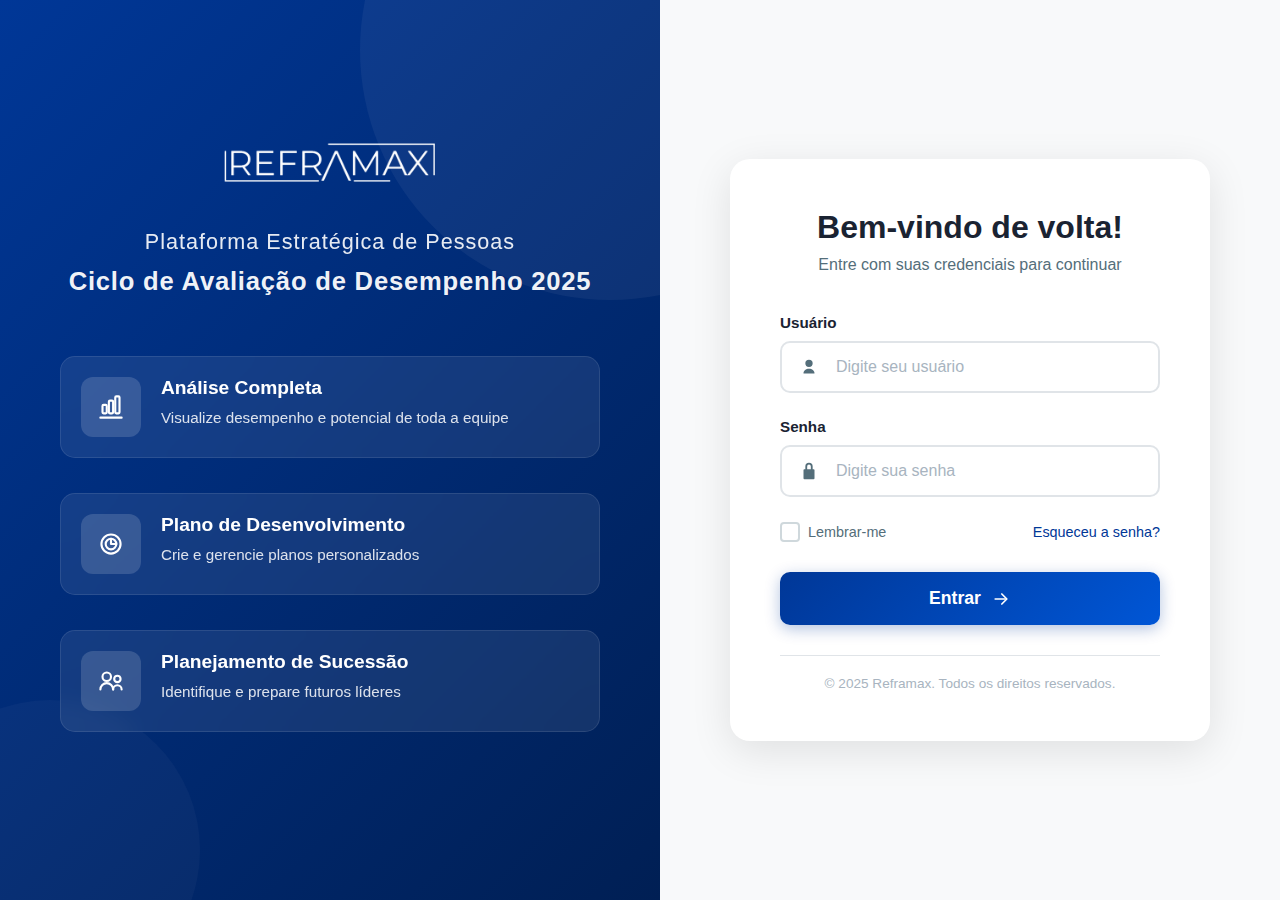
<file: index.html>
<!DOCTYPE html>
<html lang="pt-BR">
<head>
    <meta charset="UTF-8">
    <meta name="viewport" content="width=device-width, initial-scale=1.0">
    <title>Login - NineBox Reframax</title>
    <link rel="stylesheet" href="login.css">
</head>
<body>
    <div class="login-container">
        <div class="login-left">
            <div class="brand-section">
                <img src="REFRAMAX_.jpeg" alt="Reframax Logo" class="logo">
                <p class="tagline">Plataforma Estratégica de Pessoas</p>
                <p class="cycle-title">Ciclo de Avaliação de Desempenho 2025</p>
            </div>
            <div class="features">
                <div class="feature-item">
                    <div class="feature-icon" aria-hidden="true">
                        <svg viewBox="0 0 32 32" role="presentation" focusable="false">
                            <g fill="none" stroke="#ffffff" stroke-width="2" stroke-linecap="round" stroke-linejoin="round">
                                <path d="M6 26h20" />
                                <rect x="8" y="14" width="4" height="8" rx="1" />
                                <rect x="14" y="10" width="4" height="12" rx="1" />
                                <rect x="20" y="6" width="4" height="16" rx="1" />
                            </g>
                        </svg>
                    </div>
                    <div class="feature-text">
                        <h3>Análise Completa</h3>
                        <p>Visualize desempenho e potencial de toda a equipe</p>
                    </div>
                </div>
                <div class="feature-item">
                    <div class="feature-icon" aria-hidden="true">
                        <svg viewBox="0 0 32 32" role="presentation" focusable="false">
                            <g fill="none" stroke="#ffffff" stroke-width="2" stroke-linecap="round" stroke-linejoin="round">
                                <circle cx="16" cy="16" r="9" />
                                <circle cx="16" cy="16" r="5" />
                                <path d="M16 11v5h5" />
                            </g>
                        </svg>
                    </div>
                    <div class="feature-text">
                        <h3>Plano de Desenvolvimento</h3>
                        <p>Crie e gerencie planos personalizados</p>
                    </div>
                </div>
                <div class="feature-item">
                    <div class="feature-icon" aria-hidden="true">
                        <svg viewBox="0 0 32 32" role="presentation" focusable="false">
                            <g fill="none" stroke="#ffffff" stroke-width="2" stroke-linecap="round" stroke-linejoin="round">
                                <circle cx="12" cy="12" r="4" />
                                <circle cx="22" cy="14" r="3" />
                                <path d="M6 24c0-3.31 2.69-6 6-6s6 2.69 6 6" />
                                <path d="M18 24c0-2.21 1.79-4 4-4s4 1.79 4 4" />
                            </g>
                        </svg>
                    </div>
                    <div class="feature-text">
                        <h3>Planejamento de Sucessão</h3>
                        <p>Identifique e prepare futuros líderes</p>
                    </div>
                </div>
            </div>
        </div>
        
        <div class="login-right">
            <div class="login-box">
                <div class="login-header">
                    <h2>Bem-vindo de volta!</h2>
                    <p>Entre com suas credenciais para continuar</p>
                </div>
                
                <form id="loginForm" class="login-form" novalidate>
                    <div class="form-group">
                        <label for="username">Usuário</label>
                        <div class="input-wrapper">
                            <span class="input-icon" aria-hidden="true">
                                <svg viewBox="0 0 24 24" role="presentation" focusable="false">
                                    <path d="M12 12a4 4 0 1 0-4-4 4 4 0 0 0 4 4zm0 2c-3.31 0-6 2.15-6 4.8a.2.2 0 0 0 .2.2h11.6a.2.2 0 0 0 .2-.2C18 16.15 15.31 14 12 14z" fill="#546e7a"/>
                                </svg>
                            </span>
                            <input type="text" id="username" name="username" placeholder="Digite seu usuário" required>
                        </div>
                    </div>
                    
                    <div class="form-group">
                        <label for="password">Senha</label>
                        <div class="input-wrapper">
                            <span class="input-icon" aria-hidden="true">
                                <svg viewBox="0 0 24 24" role="presentation" focusable="false">
                                    <path d="M17 10h-1V7a4 4 0 0 0-8 0v3H7a1 1 0 0 0-1 1v9a1 1 0 0 0 1 1h10a1 1 0 0 0 1-1v-9a1 1 0 0 0-1-1zm-3 0H10V7a2 2 0 0 1 4 0zm-2 5a1.5 1.5 0 1 0 1.5 1.5A1.5 1.5 0 0 0 12 15z" fill="#546e7a"/>
                                </svg>
                            </span>
                            <input type="password" id="password" name="password" placeholder="Digite sua senha" required>
                        </div>
                    </div>
                    
                    <div class="form-options">
                        <label class="checkbox-container">
                            <input type="checkbox" id="rememberMe">
                            <span class="checkmark"></span>
                            Lembrar-me
                        </label>
                        <a href="#" class="forgot-password">Esqueceu a senha?</a>
                    </div>
                    
                    <button type="submit" class="btn-login">
                        <span>Entrar</span>
                        <span class="btn-icon" aria-hidden="true">
                            <svg viewBox="0 0 24 24" role="presentation" focusable="false">
                                <path d="M5 12h12" fill="none" stroke="#ffffff" stroke-width="2" stroke-linecap="round" stroke-linejoin="round"/>
                                <path d="M13 6l6 6-6 6" fill="none" stroke="#ffffff" stroke-width="2" stroke-linecap="round" stroke-linejoin="round"/>
                            </svg>
                        </span>
                    </button>
                </form>
                <div id="loginError" class="form-error" role="alert" aria-live="polite" style="display:none;"></div>
                
                <div class="login-footer">
                    <p>© 2025 Reframax. Todos os direitos reservados.</p>
                </div>
            </div>
        </div>
    </div>

    <script src="config.js?v=20251030"></script>
    <script>
    const API_BASE_URL = window.ENV_CONFIG ? window.ENV_CONFIG.getApiUrl() : 'http://localhost:8000/api';
    // Diagnóstico opcional: ver qual API está sendo usada em produção
    try { console.log('API_BASE_URL resolvido:', API_BASE_URL); } catch {}

        async function tryPostLogin(nome, senha) {
            try {
                const resp = await fetch(`${API_BASE_URL}/login`, {
                    method: 'POST',
                    headers: { 'Content-Type': 'application/json' },
                    body: JSON.stringify({ nome, senha })
                });
                if (!resp.ok) return { ok: false };
                const json = await resp.json();
                // Aceita diferentes formatos
                const ok = json.authenticated || json.success || json.ok || false;
                return { ok, data: json };
            } catch { return { ok: false }; }
        }

        async function tryGetUsuarios(nome, senha) {
            // Primeiro tenta filtrar por nome no servidor; se não der, busca lista e filtra localmente
            const norm = s => (s || '').toString().trim();
            const nomeN = norm(nome);
            const senhaN = norm(senha);
            try {
                const byName = await fetch(`${API_BASE_URL}/usuarios?nome=${encodeURIComponent(nomeN)}`);
                if (byName.ok) {
                    const j = await byName.json();
                    const arr = Array.isArray(j) ? j : (j.data || []);
                    const found = arr.find(u => norm(u.nome) === nomeN && norm(u.senha) === senhaN);
                    return { ok: Boolean(found), user: found };
                }
            } catch {}
            try {
                const all = await fetch(`${API_BASE_URL}/usuarios?limit=1000&offset=0`);
                if (!all.ok) return { ok: false };
                const j = await all.json();
                const arr = Array.isArray(j) ? j : (j.data || []);
                const found = arr.find(u => norm(u.nome) === nomeN && norm(u.senha) === senhaN);
                return { ok: Boolean(found), user: found };
            } catch { return { ok: false }; }
        }

        async function tryCsvUsuarios(nome, senha) {
            const norm = s => (s || '').toString().trim();
            try {
                const resp = await fetch('usuarios.csv', { cache: 'no-store' });
                if (!resp.ok) return { ok: false };
                const text = await resp.text();
                const lines = text.split(/\r?\n/).filter(l => l.trim());
                if (lines.length === 0) return { ok: false };
                // Detectar separador ; ou ,
                const sep = lines[0].includes(';') ? ';' : ',';
                const headers = lines[0].split(sep).map(h => h.trim().toLowerCase());
                const nomeIdx = headers.indexOf('nome');
                const senhaIdx = headers.indexOf('senha');
                if (nomeIdx === -1 || senhaIdx === -1) return { ok: false };
                const nomeN = norm(nome);
                const senhaN = norm(senha);
                for (let i = 1; i < lines.length; i++) {
                    const cols = lines[i].split(sep).map(c => c.trim());
                    if (norm(cols[nomeIdx]) === nomeN && norm(cols[senhaIdx]) === senhaN) {
                        return { ok: true, user: { nome: cols[nomeIdx] } };
                    }
                }
                return { ok: false };
            } catch { return { ok: false }; }
        }

        function setLoading(btn, loading) {
            if (!btn) return;
            if (loading) {
                btn.dataset.prev = btn.innerHTML;
                btn.innerHTML = '<span>Entrando...</span>';
                btn.style.opacity = '0.7';
                btn.disabled = true;
            } else {
                btn.innerHTML = btn.dataset.prev || '<span>Entrar</span>';
                btn.style.opacity = '1';
                btn.disabled = false;
            }
        }

        function showError(msg) {
            const el = document.getElementById('loginError');
            if (!el) return;
            el.textContent = msg;
            el.style.display = 'block';
        }

        function clearError() {
            const el = document.getElementById('loginError');
            if (!el) return;
            el.textContent = '';
            el.style.display = 'none';
        }

        document.getElementById('loginForm').addEventListener('submit', async function(e) {
            e.preventDefault();
            clearError();

            const username = document.getElementById('username').value.trim();
            const password = document.getElementById('password').value.trim();
            const btn = document.querySelector('.btn-login');
            
            if (!username || !password) {
                showError('Por favor, preencha usuário e senha.');
                return;
            }

            setLoading(btn, true);

            // 1) Tenta endpoint dedicado /login (POST)
            let auth = await tryPostLogin(username, password);
            if (!auth.ok) {
                // 2) Fallback: buscar na tabela usuarios
                auth = await tryGetUsuarios(username, password);
            }
            if (!auth.ok) {
                // 3) Fallback: arquivo local usuarios.csv (desenvolvimento)
                auth = await tryCsvUsuarios(username, password);
            }

            if (auth.ok) {
                // Persistir sessão simples
                localStorage.setItem('auth_user', JSON.stringify({ nome: username, at: Date.now() }));
                window.location.href = 'ninebox.html';
            } else {
                showError('Usuário ou senha inválidos.');
                setLoading(btn, false);
            }
        });

        // Adiciona efeito de foco nos inputs
        document.querySelectorAll('.input-wrapper input').forEach(input => {
            input.addEventListener('focus', function() {
                this.parentElement.classList.add('focused');
            });
            input.addEventListener('blur', function() {
                this.parentElement.classList.remove('focused');
            });
        });
    </script>
</body>
</html>
</file>
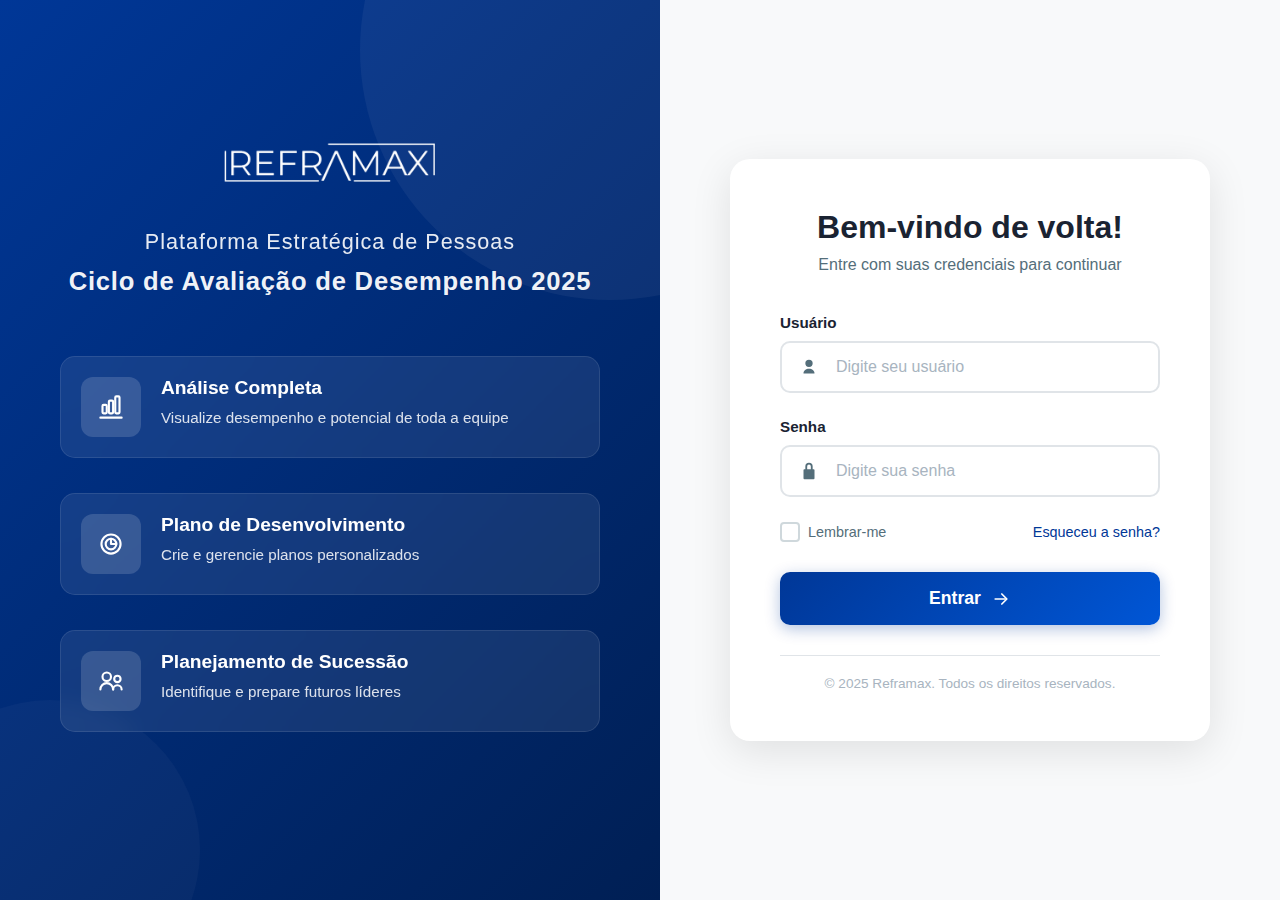
<file: config.html>
<!DOCTYPE html>
<html lang="pt-BR">
<head>
    <meta charset="UTF-8">
    <meta name="viewport" content="width=device-width, initial-scale=1.0">
    <title>Configurações - NineBox</title>
    <link rel="stylesheet" href="styles.css">
</head>
<body>
    <div class="container">
        <header>
            <div class="header-logo">
                <img src="REFRAMAX_.jpeg" alt="Reframax Logo">
                <div class="header-title">
                    <h1>Nine Box Matrix</h1>
                    <p class="subtitle">Configurações</p>
                </div>
            </div>
            <nav class="header-nav">
                <a href="ninebox.html" class="nav-link">Nine Box</a>
                <a href="config.html" class="nav-link active">Configurações</a>
                <a href="dashboard.html" class="nav-link">Dashboard</a>
                <a href="index.html" class="nav-link logout" onclick="try{localStorage.removeItem('auth_user')}catch(e){}">Sair</a>
            </nav>
        </header>

        <div class="content">
            <div class="config-section">
                <h2>Ranking de Colaboradores na Matriz de Talentos</h2>
                <p>Informe um número nos campos abaixo para calcularmos a posição dos colaboradores de forma decrescente em cada box da Matriz de Talentos. Nosso cálculo é: (fator de multiplicação EixoX × valor nota competência EixoX) + (fator de multiplicação EixoY × valor nota competência EixoY).</p>
                
                <div class="config-grid" style="grid-template-columns: 1fr 1fr; max-width: 600px; margin: 20px auto;">
                    <div class="config-item">
                        <label>Fator Desempenho</label>
                        <input type="number" id="fator-desempenho" value="0" step="0.1">
                    </div>
                    <div class="config-item">
                        <label>Fator Potencial</label>
                        <input type="number" id="fator-potencial" value="0" step="0.1">
                    </div>
                </div>
            </div>

            <div class="config-section">
                <h2>Layout dos Quadrantes</h2>
                <p>Configure os quadrantes da Matriz de Talentos</p>
                
                <table class="config-table">
                    <thead>
                        <tr>
                            <th>Título do quadrante</th>
                            <th>Eixo X</th>
                            <th>Eixo Y</th>
                            <th>Cor do Quadrante</th>
                            <th>Cor do Título</th>
                        </tr>
                    </thead>
                    <tbody id="quadrantConfigTable">
                        <!-- Será preenchido dinamicamente -->
                    </tbody>
                </table>

                <div class="btn-group">
                    <button class="btn btn-primary" onclick="applyConfig()">Aplicar Configuração</button>
                    <button class="btn btn-secondary" onclick="resetConfig()">Restaurar Padrões</button>
                </div>
            </div>

            <div class="info-box">
                <h3>Como usar:</h3>
                <p>1. Configure os fatores de multiplicação para o ranking</p>
                <p>2. Personalize os quadrantes e suas cores</p>
                <p>3. Clique em "Aplicar Configuração"</p>
                <p>4. Acesse a página "Nine Box" para visualizar as mudanças</p>
            </div>
        </div>
    </div>

    <script src="config.js?v=20251030"></script>
    <script src="app.js?v=20251030"></script>
</body>
</html>
</file>
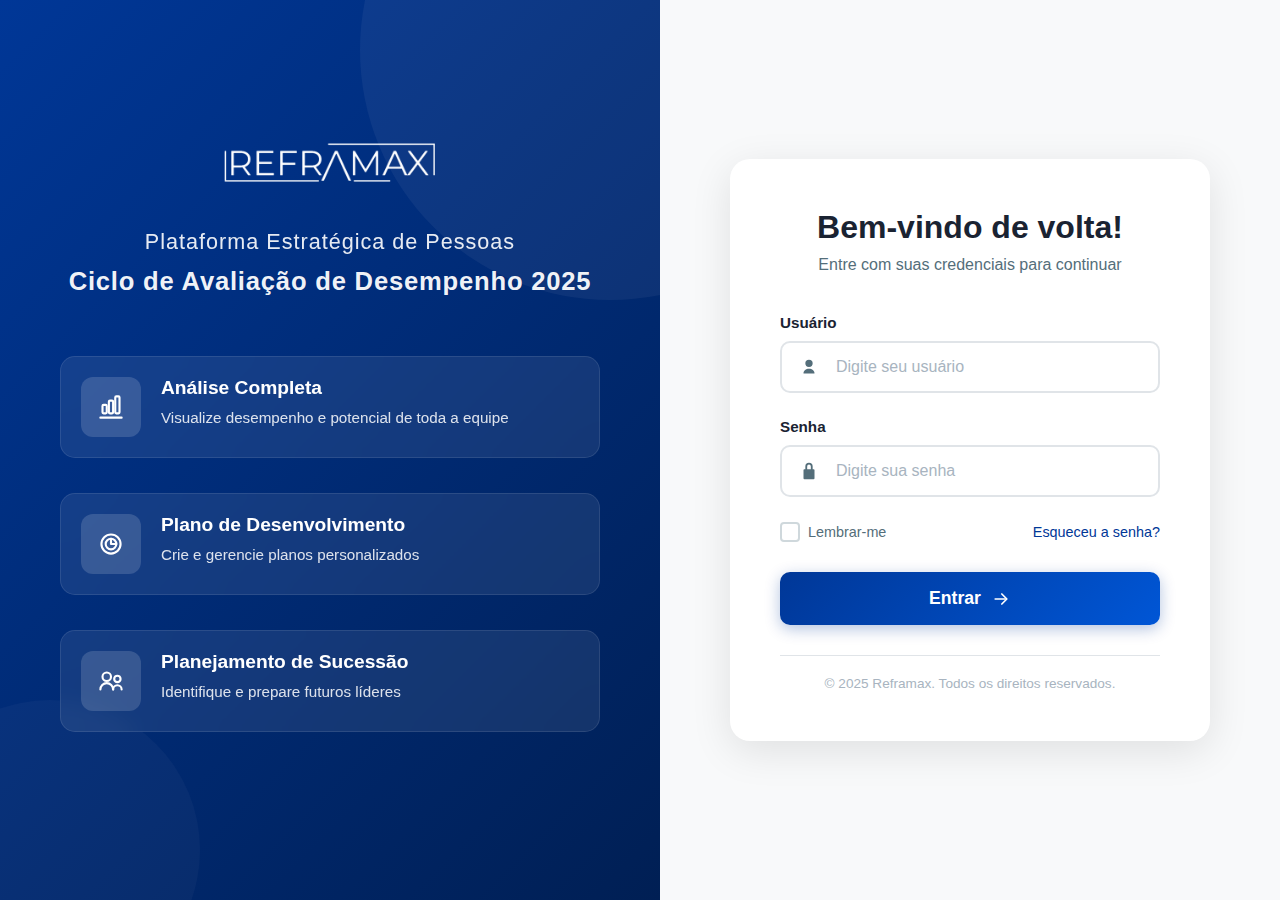
<file: dashboard.html>
<!DOCTYPE html>
<html lang="pt-BR">
<head>
    <meta charset="UTF-8">
    <meta name="viewport" content="width=device-width, initial-scale=1.0">
    <title>Dashboard - NineBox</title>
    <link rel="stylesheet" href="styles.css">
</head>
<body>
    <div class="container">
        <header>
            <div class="header-logo">
                <img src="REFRAMAX_.jpeg" alt="Reframax Logo">
                <div class="header-title">
                    <h1>Nine Box Matrix</h1>
                    <p class="subtitle">Dashboard</p>
                </div>
            </div>
            <nav class="header-nav">
                <a href="ninebox.html" class="nav-link">Nine Box</a>
                <a href="config.html" class="nav-link">Configurações</a>
                <a href="dashboard.html" class="nav-link active">Dashboard</a>
                <a href="index.html" class="nav-link logout" onclick="try{localStorage.removeItem('auth_user')}catch(e){}">Sair</a>
            </nav>
        </header>

        <div class="content">
            <h2 style="color: #1a2332; margin-bottom: 20px;">Estatísticas Gerais</h2>
            <div class="stats-grid">
                <div class="stat-card">
                    <div class="stat-label">Total de Avaliações</div>
                    <div class="stat-value" id="total-count">0</div>
                </div>
                <div class="stat-card">
                    <div class="stat-label">Média Desempenho</div>
                    <div class="stat-value" id="avg-performance">0.0</div>
                </div>
                <div class="stat-card">
                    <div class="stat-label">Média Potencial</div>
                    <div class="stat-value" id="avg-potential">0.0</div>
                </div>
                <div class="stat-card">
                    <div class="stat-label">Áreas Distintas</div>
                    <div class="stat-value" id="area-count">0</div>
                </div>
            </div>

            <div id="detailedStats"></div>
        </div>
    </div>

    <script src="config.js?v=20251104"></script>
    <script src="app.js?v=20251104"></script>
</body>
</html>
</file>
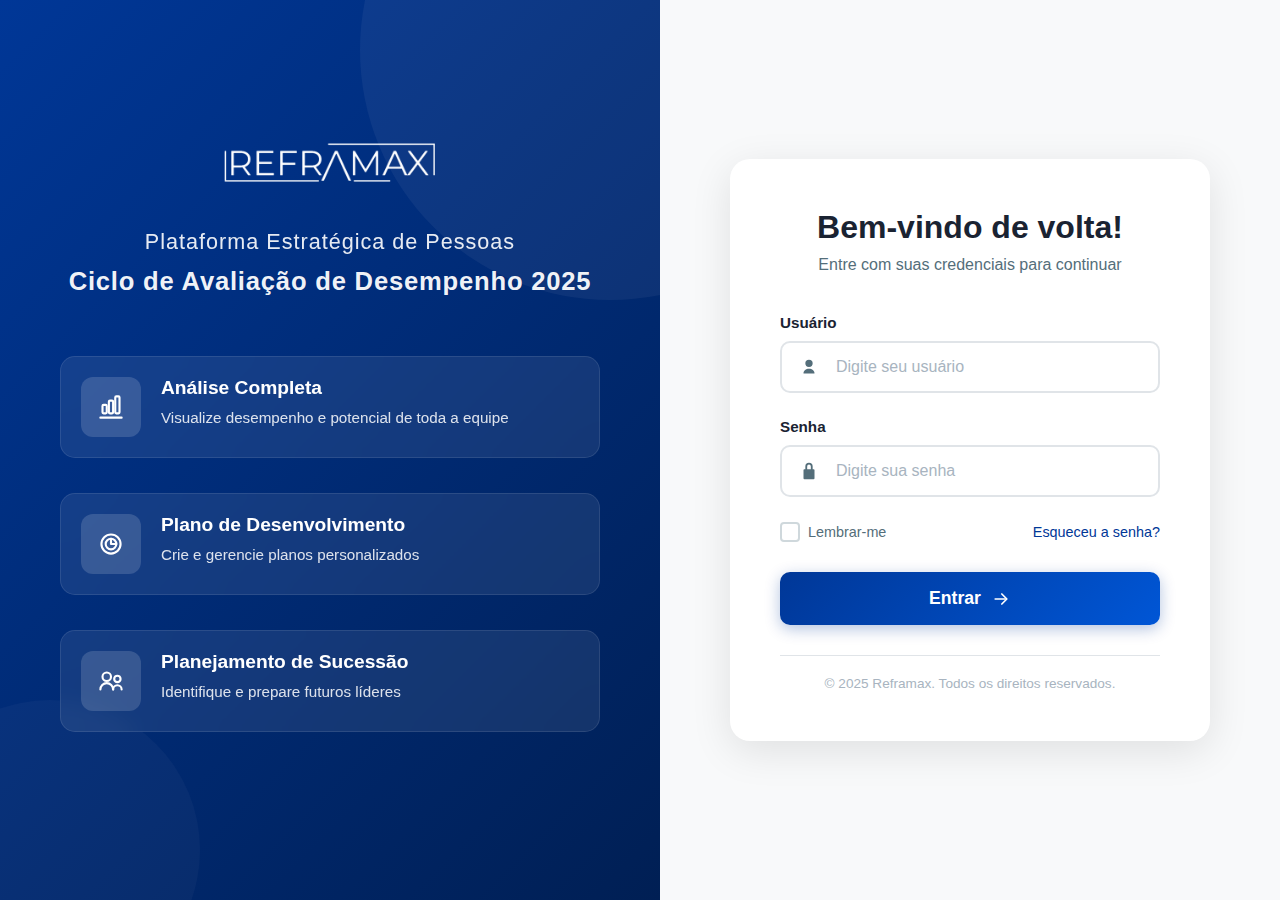
<file: login.html>
<!DOCTYPE html>
<html lang="pt-BR">
<head>
    <meta charset="UTF-8">
    <meta http-equiv="refresh" content="0; url=index.html">
    <title>Redirecionando...</title>
    <script>window.location.replace('index.html');</script>
</head>
<body>
    <p>Redirecionando para a página inicial...</p>
</body>
</html>
</file>
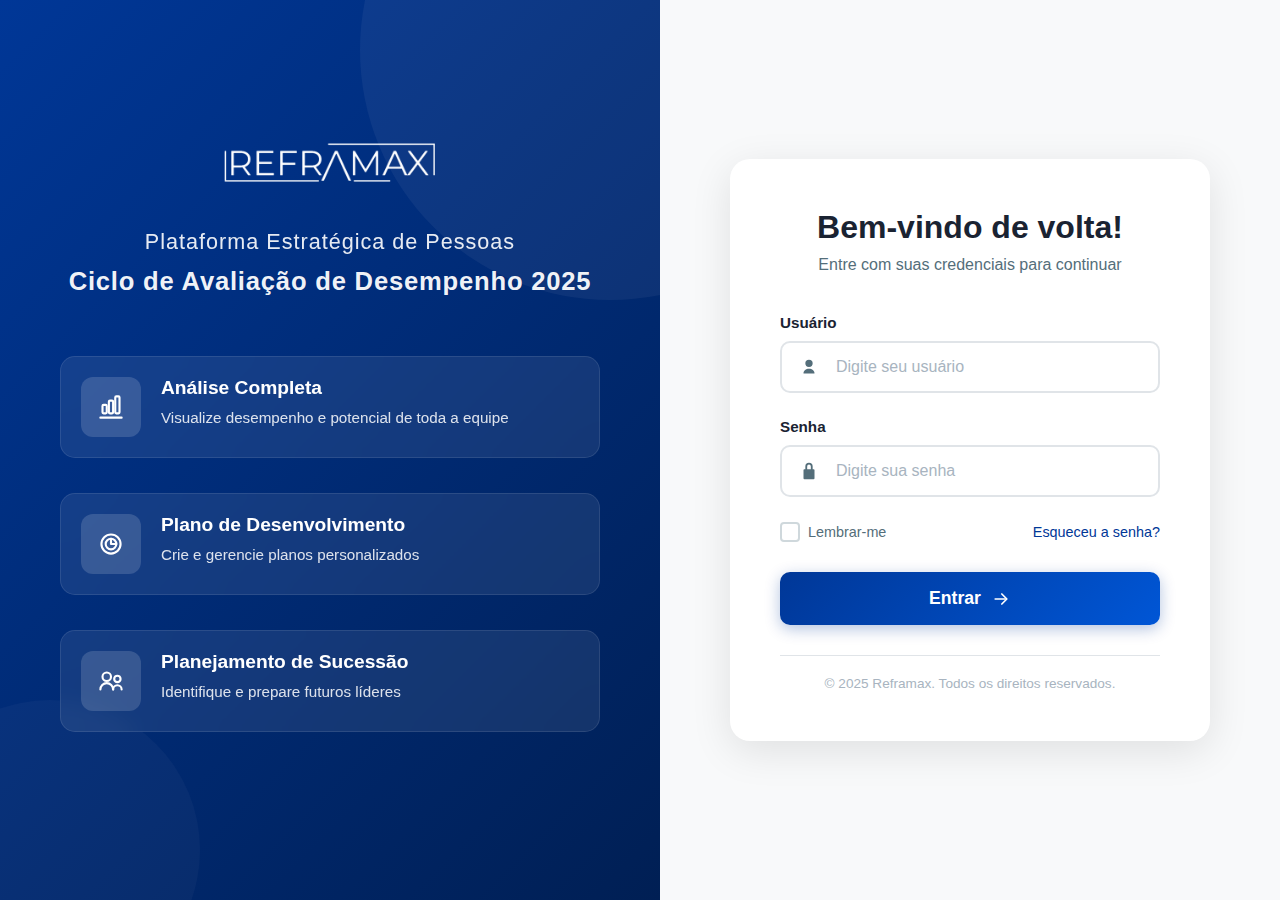
<file: ninebox.html>
<!DOCTYPE html>
<html lang="pt-BR">
<head>
    <meta charset="UTF-8">
    <meta name="viewport" content="width=device-width, initial-scale=1.0">
    <title>Nine Box - Matriz de Talentos</title>
    <link rel="stylesheet" href="styles.css">
</head>
<body>
    <!-- Loader Overlay (movido para o topo para garantir que esteja no DOM antes de qualquer script) -->
    <div id="appLoader" class="loader-overlay">
        <div class="loader-card">
            <div class="loader-brand">
                <img src="REFRAMAX_.jpeg" alt="Reframax" class="loader-logo" />
            </div>
            <div class="loader-subtitle">Avaliação de Desempenho 2025</div>
            <div class="loader-spinner"></div>
            <div id="loaderMessage" class="loader-message">Carregando dados...</div>
        </div>
    </div>

    <div class="container">
        <header>
            <div class="header-logo">
                <img src="REFRAMAX_.jpeg" alt="Reframax Logo">
                <div class="header-title">
                    <h1>Matriz Nine Box</h1>
                    <p class="subtitle">Ciclo de Avaliação de Desempenho 2025</p>
                </div>
            </div>
            <nav class="header-nav">
                <a href="ninebox.html" class="nav-link active">Nine Box</a>
                <a href="config.html" class="nav-link">Configurações</a>
                <a href="dashboard.html" class="nav-link">Dashboard</a>
                <a href="index.html" class="nav-link logout" onclick="try{localStorage.removeItem('auth_user')}catch(e){}">Sair</a>
            </nav>
        </header>

        <div class="content">
            <div class="filter-section">
                <h3>Filtros</h3>
                <div class="filter-grid">
                    <div>
                        <label>Área:</label>
                        <select id="filterArea">
                            <option value="">Todas</option>
                        </select>
                    </div>
                    <div>
                        <label>Formulário:</label>
                        <select id="filterForm">
                            <option value="">Todos</option>
                        </select>
                    </div>
                    <div>
                        <label>Buscar por nome:</label>
                        <input type="text" id="filterName" placeholder="Digite o nome...">
                    </div>
                    <div>
                        <label>Diretoria:</label>
                        <select id="filterDiretoria">
                            <option value="">Todas</option>
                        </select>
                    </div>
                    <div>
                        <label>Gerência:</label>
                        <select id="filterGerencia">
                            <option value="">Todas</option>
                        </select>
                    </div>
                    <div>
                        <label>Grupo de Cargo:</label>
                        <select id="filterGrupoCargo">
                            <option value="">Todos</option>
                        </select>
                    </div>
                    <div>
                        <label>Mesa:</label>
                        <select id="filterMesa">
                            <option value="">Todas</option>
                        </select>
                    </div>
                    <div>
                        <label>Gestor:</label>
                        <select id="filterGestor">
                            <option value="">Todos</option>
                        </select>
                    </div>
                </div>
                <div class="btn-group">
                    <button class="btn btn-primary" onclick="applyFilters()">Filtrar</button>
                    <button class="btn btn-secondary" onclick="clearFilters()">Limpar Filtros</button>
                </div>

                <!-- Filtro restrito (botão estilo ghost) -->
                <button class="btn-ghost restricted-ghost" id="restrictedFilterToggle" onclick="toggleRestrictedFilterModal()" title="Acesso restrito" type="button">
                    <span class="restricted-lock">🔒</span>
                    <span class="restricted-text">Acesso restrito</span>
                    <span class="restricted-badge" id="restrictedCardStatus">Inativo</span>
                </button>
            </div>

            <!-- Modal de filtro restrito -->
            <div id="restrictedFilterModal" class="restricted-modal" style="display: none;">
                <div class="restricted-modal-content">
                    <button class="restricted-modal-close" onclick="closeRestrictedFilterModal()">&times;</button>
                    <h4>Acesso Restrito</h4>
                    <p>Digite a senha para acessar a visualização da Gerência GP:</p>
                    <input type="password" id="restrictedPassword" placeholder="Senha" onkeypress="if(event.key==='Enter')applyRestrictedFilter()">
                    <div class="restricted-btn-group">
                        <button class="btn btn-primary" onclick="applyRestrictedFilter()">Acessar</button>
                        <button class="btn btn-secondary" onclick="removeRestrictedFilter()" id="removeRestrictedBtn" style="display:none;">Remover Filtro</button>
                    </div>
                    <p id="restrictedFilterStatus" class="restricted-status"></p>
                </div>
            </div>

                <!-- Controles de mudanças manuais -->
                <div class="manual-changes-controls">
                    <div class="controls-group">
                        <button id="exportCSVBtn" class="btn-export">
                            <span class="btn-icon">📥</span>
                            Exportar CSV Modificado
                        </button>
                        <button id="resetPositionsBtn" class="btn-reset">
                            <span class="btn-icon">↺</span>
                            Resetar Posições Manuais
                        </button>
                        <div id="changesCounter" class="changes-counter" style="display: none;">
                            <span id="changesCount">0</span> alteração(ões) salva(s)
                        </div>
                    </div>
                </div>

                <div class="info-box">
                    <p><strong>💡 Dica:</strong> Você pode arrastar e soltar colaboradores entre os quadrantes. Ao fazer isso, o sistema indicará se as notas estão compatíveis com o novo quadrante: <span style="color: #27AE60; font-weight: 600;">✓ Verde</span> = notas compatíveis, <span style="color: #F39C12; font-weight: 600;">⚠ Amarelo</span> = parcialmente compatível, <span style="color: #E74C3C; font-weight: 600;">✗ Vermelho</span> = notas incompatíveis.</p>
                </div>

                <!-- Toolbar de visualização -->
                <div class="view-toolbar">
                    <button id="toggleCompactBtn" class="btn-ghost" title="Alternar visão compacta" aria-pressed="false">Visão compacta</button>
                </div>

                <div class="ninebox-grid">
                    <div class="empty-corner"></div>
                    <div class="axis-label horizontal">Desempenho: Baixo</div>
                    <div class="axis-label horizontal">Desempenho: Médio</div>
                    <div class="axis-label horizontal">Desempenho: Alto</div>
                    
                    <div class="axis-label">Potencial: Alto</div>
                    <div class="box box-1-1" onclick="showBoxDetail(1,1)">
                        <div class="box-title">Enigma</div>
                        <div class="box-count" id="count-1-1">0</div>
                        <div class="person-list" id="box-1-1"></div>
                    </div>
                    <div class="box box-1-2" onclick="showBoxDetail(1,2)">
                        <div class="box-title">Crescimento</div>
                        <div class="box-count" id="count-1-2">0</div>
                        <div class="person-list" id="box-1-2"></div>
                    </div>
                    <div class="box box-1-3" onclick="showBoxDetail(1,3)">
                        <div class="box-title">Estrela</div>
                        <div class="box-count" id="count-1-3">0</div>
                        <div class="person-list" id="box-1-3"></div>
                    </div>
                    
                    <div class="axis-label">Potencial: Médio</div>
                    <div class="box box-2-1" onclick="showBoxDetail(2,1)">
                        <div class="box-title">Risco</div>
                        <div class="box-count" id="count-2-1">0</div>
                        <div class="person-list" id="box-2-1"></div>
                    </div>
                    <div class="box box-2-2" onclick="showBoxDetail(2,2)">
                        <div class="box-title">Core</div>
                        <div class="box-count" id="count-2-2">0</div>
                        <div class="person-list" id="box-2-2"></div>
                    </div>
                    <div class="box box-2-3" onclick="showBoxDetail(2,3)">
                        <div class="box-title">Consistente</div>
                        <div class="box-count" id="count-2-3">0</div>
                        <div class="person-list" id="box-2-3"></div>
                    </div>
                    
                    <div class="axis-label">Potencial: Baixo</div>
                    <div class="box box-3-1" onclick="showBoxDetail(3,1)">
                        <div class="box-title">Crítico</div>
                        <div class="box-count" id="count-3-1">0</div>
                        <div class="person-list" id="box-3-1"></div>
                    </div>
                    <div class="box box-3-2" onclick="showBoxDetail(3,2)">
                        <div class="box-title">Efetivo</div>
                        <div class="box-count" id="count-3-2">0</div>
                        <div class="person-list" id="box-3-2"></div>
                    </div>
                    <div class="box box-3-3" onclick="showBoxDetail(3,3)">
                        <div class="box-title">Especialista</div>
                        <div class="box-count" id="count-3-3">0</div>
                        <div class="person-list" id="box-3-3"></div>
                    </div>
                </div>
            </div>

            <!-- Modal para detalhes -->
            <div id="modal" class="modal" role="dialog" aria-modal="true" aria-label="Detalhes do colaborador">
                <div class="modal-content" tabindex="-1">
                    <button class="modal-close" onclick="closeModal()" aria-label="Fechar">&times;</button>
                    <div id="modalContent"></div>
                </div>
            </div>
        </div>
    </div>

    <script src="config.js?v=20251215d"></script>
    <script src="app.js?v=20251215d"></script>
</body>
</html>
</file>
<file: login.css>
/* Login Page Styles */
* {
    margin: 0;
    padding: 0;
    box-sizing: border-box;
}

body {
    font-family: 'Segoe UI', Tahoma, Geneva, Verdana, sans-serif;
    overflow-x: hidden;
}

.login-container {
    display: flex;
    min-height: 100vh;
}

/* Left Side - Brand & Features */
.login-left {
    flex: 1;
    background: linear-gradient(135deg, #003797 0%, #001f54 100%);
    color: white;
    padding: 60px;
    display: flex;
    flex-direction: column;
    justify-content: center;
    position: relative;
    overflow: hidden;
}

.login-left::before {
    content: '';
    position: absolute;
    width: 500px;
    height: 500px;
    background: rgba(255, 255, 255, 0.05);
    border-radius: 50%;
    top: -200px;
    right: -200px;
}

.login-left::after {
    content: '';
    position: absolute;
    width: 300px;
    height: 300px;
    background: rgba(255, 255, 255, 0.03);
    border-radius: 50%;
    bottom: -100px;
    left: -100px;
}

.brand-section {
    text-align: center;
    margin-bottom: 60px;
    position: relative;
    z-index: 1;
}

.logo {
    width: 220px;
    height: auto;
    margin-bottom: 30px;
    filter: brightness(0) invert(1);
    animation: fadeInDown 0.8s ease-out;
}

.brand-section h1 {
    font-size: 4em;
    font-weight: 700;
    margin-bottom: 10px;
    letter-spacing: 2px;
    text-transform: uppercase;
    background: linear-gradient(135deg, #ffffff 0%, #b8d4ff 100%);
    -webkit-background-clip: text;
    -webkit-text-fill-color: transparent;
    background-clip: text;
    animation: fadeInDown 1s ease-out;
}

.tagline {
    font-size: 1.35em;
    opacity: 0.9;
    font-weight: 300;
    letter-spacing: 1px;
    animation: fadeInUp 1s ease-out;
}

.cycle-title {
    margin-top: 12px;
    font-size: 1.6em;
    font-weight: 600;
    letter-spacing: 0.8px;
    color: rgba(255, 255, 255, 0.95);
    animation: fadeInUp 1.1s ease-out;
}

.features {
    position: relative;
    z-index: 1;
    animation: fadeInLeft 1.2s ease-out;
}

.feature-item {
    display: flex;
    align-items: flex-start;
    gap: 20px;
    margin-bottom: 35px;
    padding: 20px;
    background: rgba(255, 255, 255, 0.08);
    border-radius: 15px;
    backdrop-filter: blur(10px);
    border: 1px solid rgba(255, 255, 255, 0.1);
    transition: all 0.3s ease;
}

.feature-item:hover {
    background: rgba(255, 255, 255, 0.12);
    transform: translateX(10px);
}

.feature-icon {
    width: 60px;
    height: 60px;
    display: flex;
    align-items: center;
    justify-content: center;
    background: rgba(255, 255, 255, 0.15);
    border-radius: 12px;
    flex-shrink: 0;
}

.feature-icon svg {
    width: 34px;
    height: 34px;
}

.feature-text h3 {
    font-size: 1.2em;
    margin-bottom: 8px;
    font-weight: 600;
}

.feature-text p {
    opacity: 0.85;
    line-height: 1.5;
    font-size: 0.95em;
}

/* Right Side - Login Form */
.login-right {
    flex: 1;
    display: flex;
    align-items: center;
    justify-content: center;
    padding: 40px;
    background: #f8f9fa;
}

.login-box {
    width: 100%;
    max-width: 480px;
    background: white;
    padding: 50px;
    border-radius: 20px;
    box-shadow: 0 10px 40px rgba(0, 0, 0, 0.1);
    animation: fadeInRight 0.8s ease-out;
}

.login-header {
    text-align: center;
    margin-bottom: 40px;
}

.login-header h2 {
    font-size: 2em;
    color: #1a2332;
    margin-bottom: 10px;
    font-weight: 600;
}

.login-header p {
    color: #546e7a;
    font-size: 1em;
}

.login-form {
    margin-bottom: 30px;
}

.form-group {
    margin-bottom: 25px;
}

.form-group label {
    display: block;
    margin-bottom: 10px;
    color: #1a2332;
    font-weight: 600;
    font-size: 0.95em;
}

.input-wrapper {
    position: relative;
    display: flex;
    align-items: center;
    border: 2px solid #e0e4e8;
    border-radius: 10px;
    transition: all 0.3s ease;
    background: white;
}

.input-wrapper.focused {
    border-color: #003797;
    box-shadow: 0 0 0 4px rgba(0, 55, 151, 0.1);
}

.input-icon {
    padding: 0 16px;
    display: flex;
    align-items: center;
    justify-content: center;
}

.input-icon svg {
    width: 22px;
    height: 22px;
}

.input-wrapper input {
    flex: 1;
    padding: 15px 15px 15px 0;
    border: none;
    outline: none;
    font-size: 1em;
    color: #1a2332;
    background: transparent;
}

.input-wrapper input::placeholder {
    color: #a8b4c0;
}

.form-options {
    display: flex;
    justify-content: space-between;
    align-items: center;
    margin-bottom: 30px;
}

.checkbox-container {
    display: flex;
    align-items: center;
    cursor: pointer;
    font-size: 0.9em;
    color: #546e7a;
    user-select: none;
}

.checkbox-container input {
    display: none;
}

.checkmark {
    width: 20px;
    height: 20px;
    border: 2px solid #cfd8dc;
    border-radius: 4px;
    margin-right: 8px;
    display: inline-block;
    position: relative;
    transition: all 0.3s ease;
}

.checkbox-container input:checked ~ .checkmark {
    background: #003797;
    border-color: #003797;
}

.checkbox-container input:checked ~ .checkmark::after {
    content: '✓';
    position: absolute;
    color: white;
    font-size: 14px;
    top: 50%;
    left: 50%;
    transform: translate(-50%, -50%);
}

.forgot-password {
    color: #003797;
    text-decoration: none;
    font-size: 0.9em;
    font-weight: 500;
    transition: all 0.3s ease;
}

.forgot-password:hover {
    text-decoration: underline;
}

.btn-login {
    width: 100%;
    padding: 16px;
    background: linear-gradient(135deg, #003797 0%, #0056d6 100%);
    color: white;
    border: none;
    border-radius: 10px;
    font-size: 1.1em;
    font-weight: 600;
    cursor: pointer;
    display: flex;
    align-items: center;
    justify-content: center;
    gap: 10px;
    transition: all 0.3s ease;
    box-shadow: 0 4px 15px rgba(0, 55, 151, 0.3);
}

.btn-login:hover {
    background: linear-gradient(135deg, #002870 0%, #003797 100%);
    transform: translateY(-2px);
    box-shadow: 0 6px 20px rgba(0, 55, 151, 0.4);
}

.btn-login:active {
    transform: translateY(0);
}

.btn-icon {
    display: flex;
    align-items: center;
    transition: transform 0.3s ease;
}

.btn-icon svg {
    width: 20px;
    height: 20px;
}

.btn-login:hover .btn-icon {
    transform: translateX(4px);
}

.login-footer {
    text-align: center;
    margin-top: 30px;
    padding-top: 20px;
    border-top: 1px solid #e0e4e8;
}

.login-footer p {
    color: #a8b4c0;
    font-size: 0.85em;
}

/* Inline form error */
.form-error {
    margin-top: 12px;
    background: #ffebee;
    color: #c62828;
    border: 1px solid #ffcdd2;
    border-radius: 10px;
    padding: 12px 14px;
    font-size: 0.95em;
    text-align: center;
}

/* Animations */
@keyframes fadeInDown {
    from {
        opacity: 0;
        transform: translateY(-30px);
    }
    to {
        opacity: 1;
        transform: translateY(0);
    }
}

@keyframes fadeInUp {
    from {
        opacity: 0;
        transform: translateY(30px);
    }
    to {
        opacity: 1;
        transform: translateY(0);
    }
}

@keyframes fadeInLeft {
    from {
        opacity: 0;
        transform: translateX(-50px);
    }
    to {
        opacity: 1;
        transform: translateX(0);
    }
}

@keyframes fadeInRight {
    from {
        opacity: 0;
        transform: translateX(50px);
    }
    to {
        opacity: 1;
        transform: translateX(0);
    }
}

/* Responsive */
@media (max-width: 968px) {
    .login-container {
        flex-direction: column;
    }
    
    .login-left {
        padding: 40px 30px;
        min-height: 50vh;
    }
    
    .brand-section h1 {
        font-size: 2.5em;
    }
    
    .features {
        display: none;
    }
    
    .login-right {
        padding: 30px 20px;
    }
    
    .login-box {
        padding: 30px;
    }
}
</file>
<file: styles.css>
/* Reset e Configurações Globais */
* {
    margin: 0;
    padding: 0;
    box-sizing: border-box;
}

body {
    font-family: 'Segoe UI', Tahoma, Geneva, Verdana, sans-serif;
    background: #003797;
    min-height: 100vh;
    padding: 0;
    margin: 0;
}

/* Container Principal */
.container {
    max-width: 1600px;
    margin: 0 auto;
    background: white;
    min-height: 100vh;
}

/* Header */
header {
    background: white;
    color: #003797;
    padding: 20px 30px;
    display: flex;
    align-items: center;
    justify-content: space-between;
    border-bottom: 3px solid #003797;
}

.header-logo {
    display: flex;
    align-items: center;
    gap: 20px;
}

.header-logo img {
    height: 60px;
    width: auto;
}

.header-title {
    display: flex;
    flex-direction: column;
}

.header-nav {
    display: flex;
    gap: 10px;
    align-items: center;
}

.nav-link {
    padding: 10px 20px;
    text-decoration: none;
    color: #546e7a;
    font-weight: 500;
    border-radius: 6px;
    transition: all 0.3s ease;
    border: 2px solid transparent;
}

.nav-link:hover {
    background: #f5f7fa;
    color: #003797;
}

.nav-link.active {
    background: #003797;
    color: white;
    border-color: #003797;
}

.nav-link.logout {
    color: #dc3545;
    margin-left: 10px;
}

.nav-link.logout:hover {
    background: #ffebee;
    color: #c82333;
}

h1 {
    font-size: 1.8em;
    margin: 0;
    font-weight: 600;
    color: #003797;
}

.subtitle {
    font-size: 0.95em;
    margin-top: 5px;
    color: #003797;
    opacity: 0.7;
}

/* Content Area */
.content {
    padding: 30px;
    background: #f5f7fa;
    min-height: calc(100vh - 140px);
}

/* Configuração */
.config-section {
    background: white;
    padding: 25px;
    border-radius: 8px;
    margin-bottom: 20px;
    box-shadow: 0 2px 8px rgba(0,0,0,0.08);
}

.config-section h2 {
    color: #1a2332;
    font-size: 1.3em;
    margin-bottom: 15px;
    font-weight: 600;
}

.config-section p {
    color: #546e7a;
    margin-bottom: 15px;
}

.config-grid {
    display: grid;
    grid-template-columns: repeat(auto-fit, minmax(250px, 1fr));
    gap: 20px;
    margin-top: 20px;
}

.config-item {
    background: #f5f7fa;
    padding: 15px;
    border-radius: 6px;
    border: 1px solid #e0e4e8;
}

.config-item label {
    display: block;
    font-weight: 600;
    margin-bottom: 8px;
    color: #1a2332;
    font-size: 0.9em;
}

.config-item input {
    width: 100%;
    padding: 10px;
    border: 1px solid #cfd8dc;
    border-radius: 6px;
    font-size: 1em;
    background: white;
}

.config-item input:focus {
    outline: none;
    border-color: #2196F3;
    box-shadow: 0 0 0 3px rgba(33, 150, 243, 0.1);
}

.config-item p {
    margin-top: 8px;
    color: #2196F3;
    font-size: 0.9em;
    min-height: 20px;
}

.config-table {
    width: 100%;
    border-collapse: collapse;
    margin-top: 15px;
    background: white;
    border-radius: 8px;
    overflow: hidden;
    box-shadow: 0 2px 8px rgba(0,0,0,0.08);
}

.config-table th {
    background: #1a2332;
    color: white;
    padding: 15px;
    text-align: left;
    font-weight: 600;
    font-size: 0.9em;
    text-transform: uppercase;
    letter-spacing: 0.5px;
}

.config-table td {
    padding: 12px 15px;
    border-bottom: 1px solid #e0e4e8;
}

.config-table tbody tr:hover {
    background: #f5f7fa;
}

.config-table tbody tr:last-child td {
    border-bottom: none;
}

.config-table input[type="text"],
.config-table select {
    width: 100%;
    padding: 8px;
    border: 1px solid #cfd8dc;
    border-radius: 4px;
    background: white;
}

.config-table input:focus,
.config-table select:focus {
    outline: none;
    border-color: #2196F3;
    box-shadow: 0 0 0 3px rgba(33, 150, 243, 0.1);
}

input[type="color"] {
    width: 50px;
    height: 40px;
    border: 1px solid #cfd8dc;
    border-radius: 4px;
    cursor: pointer;
}

/* Nine Box Grid */
.ninebox-grid {
    display: grid;
    grid-template-columns: 48px repeat(3, minmax(230px, 1fr));
    grid-template-rows: 48px repeat(3, minmax(240px, auto));
    gap: 18px;
    margin: 20px auto 40px auto;
    max-width: 1100px;
    padding: 0 8px;
}

.axis-label {
    display: flex;
    align-items: center;
    justify-content: center;
    font-weight: 700;
    font-size: 0.85em;
    letter-spacing: 0.06em;
    color: #4a5a70;
    writing-mode: vertical-rl;
    transform: rotate(180deg);
    text-transform: uppercase;
}

.axis-label.horizontal {
    writing-mode: horizontal-tb;
    transform: none;
    padding-bottom: 4px;
}

.empty-corner {
    background: transparent;
}

.box {
    --accent-color: #003797;
    position: relative;
    display: flex;
    flex-direction: column;
    gap: 14px;
    padding: 18px 16px 20px;
    border-radius: 16px;
    background: #ffffff;
    border: 1px solid rgba(1, 27, 71, 0.08);
    box-shadow: 0 14px 28px rgba(1, 27, 71, 0.12);
    min-height: 220px;
    cursor: pointer;
    transition: transform 0.2s ease, box-shadow 0.2s ease;
}

.box::after {
    content: '';
    position: absolute;
    top: 0;
    left: 0;
    right: 0;
    height: 8px;
    background: var(--accent-color);
    border-top-left-radius: 16px;
    border-top-right-radius: 16px;
}

.box:hover {
    transform: translateY(-4px);
    box-shadow: 0 20px 34px rgba(1, 27, 71, 0.18);
}

.box-title {
    font-weight: 700;
    font-size: 1.05em;
    padding-bottom: 10px;
    border-bottom: 1px solid rgba(1, 27, 71, 0.08);
    margin-bottom: 4px;
}

.box-count {
    position: absolute;
    top: 16px;
    right: 18px;
    width: 42px;
    height: 42px;
    border-radius: 21px;
    background: var(--accent-color);
    color: #ffffff;
    display: flex;
    align-items: center;
    justify-content: center;
    font-weight: 700;
    font-size: 0.95em;
    box-shadow: 0 6px 14px rgba(1, 27, 71, 0.25);
}

.person-list {
    flex: 1;
    overflow-y: auto;
    padding-right: 6px;
    max-height: 260px;
    min-height: 120px;
}

.person-item {
    background: #f7faff;
    border: 1px solid rgba(1, 27, 71, 0.06);
    border-left: 4px solid var(--accent-color);
    border-radius: 12px;
    padding: 14px 16px;
    margin-bottom: 12px;
    color: #1f2a3d;
    font-size: 0.9em;
    line-height: 1.45;
    cursor: grab;
    user-select: none;
    transition: transform 0.2s ease, box-shadow 0.2s ease;
}

.person-item:last-child {
    margin-bottom: 4px;
}

.person-item:hover {
    transform: translateY(-2px);
    box-shadow: 0 12px 22px rgba(1, 27, 71, 0.15);
}

.person-item.dragging {
    opacity: 0.6;
    transform: rotate(-1deg) scale(0.97);
    box-shadow: none;
}

.person-item--success { border-left-color: #2ecc71; }
.person-item--warning { border-left-color: #f1c40f; }
.person-item--error { border-left-color: #e74c3c; }
.person-item--manual { border-left-style: double; }

.person-header {
    display: flex;
    align-items: center;
    gap: 12px;
    margin-bottom: 12px;
}

.person-rank {
    width: 28px;
    height: 28px;
    border-radius: 50%;
    background: var(--accent-color);
    color: #ffffff;
    display: flex;
    align-items: center;
    justify-content: center;
    font-weight: 700;
    font-size: 0.82em;
}

.person-identity {
    flex: 1;
    display: flex;
    flex-direction: column;
    gap: 4px;
}

.person-name {
    font-weight: 700;
    text-transform: uppercase;
    font-size: 0.88em;
    color: #1b2537;
}

.person-role {
    font-size: 0.79em;
    color: #62708c;
    letter-spacing: 0.02em;
}

.person-indicator {
    width: 26px;
    height: 26px;
    border-radius: 13px;
    background: rgba(0, 0, 0, 0.06);
    color: #1a2332;
    display: flex;
    align-items: center;
    justify-content: center;
    font-weight: 700;
    font-size: 0.85em;
}

.person-indicator--success { background: rgba(46, 204, 113, 0.18); color: #1f8b58; }
.person-indicator--warning { background: rgba(241, 196, 15, 0.2); color: #8a6d1f; }
.person-indicator--error { background: rgba(231, 76, 60, 0.2); color: #a1271c; }

.person-scores {
    display: flex;
    align-items: center;
    gap: 14px;
    font-size: 0.86em;
    color: #1a2332;
}

.score-item {
    display: flex;
    align-items: center;
    gap: 4px;
}

.score-item strong {
    color: #62708c;
    font-weight: 600;
}

.box.drag-over {
    border: 2px dashed var(--accent-color);
    background: rgba(0, 55, 151, 0.06);
}

.person-list::-webkit-scrollbar {
    width: 6px;
}

.person-list::-webkit-scrollbar-track {
    background: rgba(1, 27, 71, 0.08);
    border-radius: 4px;
}

.person-list::-webkit-scrollbar-thumb {
    background: var(--accent-color);
    border-radius: 4px;
}

.person-list {
    scrollbar-width: thin;
    scrollbar-color: var(--accent-color) rgba(1, 27, 71, 0.08);
}

@media (max-width: 1200px) {
    .ninebox-grid {
        grid-template-columns: 60px repeat(3, minmax(220px, 1fr));
        grid-template-rows: 70px repeat(3, minmax(220px, auto));
        gap: 16px;
    }

    .box {
        min-height: 220px;
    }
}

@media (max-width: 992px) {
    .ninebox-grid {
        grid-template-columns: repeat(3, 1fr);
        grid-template-rows: repeat(3, minmax(240px, auto));
        gap: 18px;
    }

    .axis-label {
        display: none;
    }
}

@media (max-width: 768px) {
    .ninebox-grid {
        grid-template-columns: 1fr;
        grid-template-rows: none;
        gap: 20px;
        margin-top: 20px;
    }

    .box {
        min-height: auto;
    }

    .person-metrics {
        grid-template-columns: 1fr;
    }
}

/* Filtros */
.filter-section {
    background: white;
    padding: 20px;
    border-radius: 8px;
    margin-bottom: 30px;
    box-shadow: 0 2px 8px rgba(0,0,0,0.08);
}

.filter-section h3 {
    color: #1a2332;
    margin-bottom: 15px;
    font-weight: 600;
}

.filter-grid {
    display: grid;
    grid-template-columns: repeat(auto-fit, minmax(250px, 1fr));
    gap: 15px;
    margin-top: 15px;
}

select, input[type="text"] {
    width: 100%;
    padding: 10px;
    border: 1px solid #cfd8dc;
    border-radius: 6px;
    font-size: 1em;
    background: white;
}

select:focus, input[type="text"]:focus {
    outline: none;
    border-color: #2196F3;
    box-shadow: 0 0 0 3px rgba(33, 150, 243, 0.1);
}

/* Botões */
.btn-group {
    display: flex;
    gap: 10px;
    justify-content: center;
    margin-top: 20px;
}

.btn {
    padding: 12px 30px;
    border: none;
    border-radius: 6px;
    font-size: 1em;
    cursor: pointer;
    transition: all 0.3s;
    font-weight: 500;
}

.btn-primary {
    background: #2196F3;
    color: white;
}

.btn-primary:hover {
    background: #1976D2;
    box-shadow: 0 4px 12px rgba(33, 150, 243, 0.3);
}

.btn-secondary {
    background: #546e7a;
    color: white;
}

.btn-secondary:hover {
    background: #455a64;
}

/* ===== Toolbar de visualização (botão sutil) ===== */
.view-toolbar {
    display: flex;
    justify-content: flex-end;
    align-items: center;
    gap: 8px;
    margin: 8px 0 6px;
}

.btn-ghost {
    padding: 6px 12px;
    background: transparent;
    border: 1px solid #e0e4e8;
    color: #546e7a;
    border-radius: 999px;
    font-size: 0.9em;
    cursor: pointer;
    transition: all 0.2s ease;
}
.btn-ghost:hover {
    background: #f6f8fb;
    color: #003797;
    border-color: #d5dbe3;
}
.btn-ghost[aria-pressed="true"] {
    background: #e8f1ff;
    border-color: #003797;
    color: #003797;
}

/* Controles de mudanças manuais */
.manual-changes-controls {
    margin: 20px 0;
    padding: 15px;
    background: white;
    border-radius: 8px;
    box-shadow: 0 2px 4px rgba(0,0,0,0.1);
}

.controls-group {
    display: flex;
    gap: 15px;
    align-items: center;
    flex-wrap: wrap;
}

.btn-export,
.btn-reset {
    padding: 12px 24px;
    border: none;
    border-radius: 6px;
    font-size: 14px;
    font-weight: 600;
    cursor: pointer;
    display: flex;
    align-items: center;
    gap: 8px;
    transition: all 0.3s ease;
    box-shadow: 0 2px 4px rgba(0,0,0,0.1);
}

.btn-export {
    background: linear-gradient(135deg, #003797, #0056d6);
    color: white;
}

.btn-export:hover {
    background: linear-gradient(135deg, #002870, #003797);
    transform: translateY(-2px);
    box-shadow: 0 4px 8px rgba(0, 55, 151, 0.3);
}

.btn-reset {
    background: linear-gradient(135deg, #dc3545, #c82333);
    color: white;
}

.btn-reset:hover {
    background: linear-gradient(135deg, #c82333, #bd2130);
    transform: translateY(-2px);
    box-shadow: 0 4px 8px rgba(220, 53, 69, 0.3);
}

.btn-icon {
    font-size: 18px;
}

.changes-counter {
    padding: 10px 20px;
    background: linear-gradient(135deg, #f8f9fa, #e9ecef);
    border-radius: 20px;
    font-size: 14px;
    color: #495057;
    margin-left: auto;
    border: 2px solid #003797;
    font-weight: 500;
}

.changes-counter span {
    font-weight: 700;
    color: #003797;
    font-size: 16px;
}

/* Dashboard - Estatísticas */
.stats-grid {
    display: grid;
    grid-template-columns: repeat(auto-fit, minmax(200px, 1fr));
    gap: 20px;
    margin-bottom: 30px;
}

.stat-card {
    background: #1a2332;
    color: white;
    padding: 25px;
    border-radius: 8px;
    text-align: center;
    box-shadow: 0 2px 8px rgba(0,0,0,0.15);
}

.stat-value {
    font-size: 2.5em;
    font-weight: 700;
    margin: 10px 0;
}

.stat-label {
    font-size: 1em;
    opacity: 0.9;
}

/* Modal */
.modal {
    display: none;
    position: fixed;
    top: 0;
    left: 0;
    width: 100%;
    height: 100%;
    background: rgba(0,0,0,0.7);
    z-index: 1000;
    justify-content: center;
    align-items: center;
    overscroll-behavior: contain;
}

.modal.active {
    display: flex;
}

.modal-content {
    background: #f5f7fa;
    padding: 0;
    border-radius: 20px;
    max-width: 1100px;
    width: min(1100px, 95vw);
    max-height: 90vh;
    overflow-y: auto;
    position: relative;
    box-shadow: 0 20px 60px rgba(0, 0, 0, 0.3);
}

.modal-close {
    position: absolute;
    top: 14px;
    right: 16px;
    font-size: 1.6em;
    cursor: pointer;
    color: #1a2332;
    z-index: 10;
    transition: transform 0.2s;
    background: transparent;
    border: none;
    padding: 4px;
}

.modal-close:hover {
    transform: scale(1.1);
}

.modal-close:focus {
    outline: 2px solid #003797;
    outline-offset: 2px;
    border-radius: 6px;
}

.profile-header {
    background: linear-gradient(135deg, #003797 0%, #1a2332 100%);
    color: white;
    padding: 40px;
    border-radius: 20px 20px 0 0;
    text-align: center;
}

.profile-header h2 {
    margin: 0 0 10px 0;
    font-size: 2em;
    font-weight: 300;
}

.profile-header .subtitle {
    opacity: 0.9;
    font-size: 1.1em;
    margin-top: 5px;
}

.profile-content {
    padding: 30px;
}

/* Modal - horizontal minimal header and grid */
.detail-shell {
    --accent-color: #003797;
}

.detail-header {
    display: flex;
    align-items: flex-start;
    justify-content: space-between;
    gap: 12px;
    background: #ffffff;
    padding: 16px 20px;
    border-bottom: 4px solid var(--accent-color);
    position: sticky;
    top: 0;
    z-index: 2;
    box-shadow: 0 2px 10px rgba(0,0,0,0.05);
}

.header-main .header-name {
    margin: 0;
    font-size: 1.5em;
    font-weight: 700;
    color: #1a2332;
    line-height: 1.2;
}

.header-main .header-role {
    margin-top: 3px;
    color: #546e7a;
    font-size: 0.9em;
    line-height: 1.3;
}

.header-main .header-sub {
    margin-top: 4px;
    color: #6b7a88;
    font-size: 0.8em;
    line-height: 1.3;
}

.header-metrics {
    display: flex;
    flex-wrap: wrap;
    align-items: center;
    gap: 8px;
}

.chip {
    display: inline-flex;
    align-items: center;
    gap: 4px;
    padding: 3px 8px;
    border-radius: 999px;
    background: #f1f3f5;
    color: #1a2332;
    font-weight: 600;
    font-size: 0.78em;
    border: 1px solid #e6e9ef;
}

.chip .chip-label {
    color: #546e7a;
    font-weight: 700;
}

.chip--accent {
    background: rgba(0, 55, 151, 0.08);
    color: var(--accent-color);
    border-color: var(--accent-color);
}

/* Chip de sucesso (Calibrado) */
.chip--success {
    background: #e8f5e9;
    color: #2e7d32;
    border-color: #c8e6c9;
}

.detail-grid {
    display: grid;
    grid-template-columns: 1fr 1fr; /* duas colunas equilibradas */
    gap: 12px;
    padding: 12px 16px 16px;
    background: #f5f7fa;
}

@media (max-width: 992px) {
    .detail-grid {
        grid-template-columns: 1fr;
    }
    .header-metrics {
        justify-content: flex-start;
    }
}

.person-detail {
    background: white;
    margin: 0 0 12px 0;
    padding: 0;
    border-radius: 10px;
    box-shadow: 0 2px 6px rgba(0, 0, 0, 0.06);
    overflow: hidden;
    transition: transform 0.2s, box-shadow 0.2s;
}

.person-detail:hover {
    transform: translateY(-1px);
    box-shadow: 0 3px 12px rgba(0, 0, 0, 0.1);
}

/* ===== Modo compacto (apenas nomes) ===== */
.person-item--compact {
    padding: 6px 8px;
    margin-bottom: 6px;
    background: #ffffff;
    border: 1px dashed rgba(1, 27, 71, 0.15);
    border-left-width: 2px;
    cursor: pointer; /* prioriza clique para abrir modal */
}

.person-item--compact .compact-name {
    display: block;
    font-weight: 600;
    font-size: 0.84em;
    color: #1b2537;
    line-height: 1.2;
    /* permitir quebrar palavras longas sem extrapolar */
    white-space: normal;
    overflow-wrap: anywhere;
    word-break: break-word;
}

.person-item--compact:hover {
    transform: none;
    box-shadow: 0 4px 10px rgba(1, 27, 71, 0.08);
    background: #f9fbff;
}

.person-detail h3 {
    margin: 0;
    padding: 10px 14px;
    background: linear-gradient(135deg, #f8f9fa 0%, #e9ecef 100%);
    color: #003797;
    font-size: 0.9em;
    font-weight: 600;
    border-bottom: 2px solid #003797;
}

.person-detail-content {
    padding: 12px 14px;
}

.info-row {
    display: grid;
    grid-template-columns: 140px 1fr;
    padding: 8px 0;
    border-bottom: 1px solid #f0f0f0;
    align-items: start;
    gap: 12px;
}

.info-row:last-child {
    border-bottom: none;
    padding-bottom: 0;
}

.info-row strong {
    color: #546e7a;
    font-weight: 600;
    font-size: 0.85em;
}

.info-row span {
    color: #1a2332;
    font-size: 0.9em;
    line-height: 1.4;
}

/* Grid de 2 colunas para info-rows */
.info-grid-2col {
    display: grid;
    grid-template-columns: 1fr 1fr;
    gap: 8px 12px;
}

.info-grid-2col .info-row {
    padding: 6px 0;
    border-bottom: 1px solid #f5f5f5;
}

.info-grid-2col .info-row:nth-last-child(-n+2) {
    border-bottom: none;
}

/* Info-row compacto para grids */
.info-row-compact {
    display: flex;
    flex-direction: column;
    gap: 2px;
    padding: 6px 0;
    border-bottom: 1px solid #f5f5f5;
}

.info-row-compact:last-child {
    border-bottom: none;
}

.info-row-compact strong {
    color: #546e7a;
    font-weight: 600;
    font-size: 0.72em;
    text-transform: uppercase;
    letter-spacing: 0.3px;
}

.info-row-compact span {
    color: #1a2332;
    font-size: 0.88em;
    line-height: 1.3;
}

.badge {
    display: inline-block;
    padding: 3px 8px;
    border-radius: 12px;
    font-size: 0.78em;
    font-weight: 600;
    background: #e3f2fd;
    color: #1976d2;
    margin-right: 4px;
    line-height: 1.3;
}

.badge-success {
    background: #e8f5e9;
    color: #2e7d32;
}

.badge-warning {
    background: #fff3e0;
    color: #ef6c00;
}

/* Selo Calibrado (cartão e lista) */
.badge-calibrado {
    display: inline-block;
    padding: 3px 8px;
    border-radius: 999px;
    background: #e8f5e9;
    color: #2e7d32;
    border: 1px solid #c8e6c9;
    font-weight: 700;
    font-size: 0.72em;
    text-transform: uppercase;
    letter-spacing: 0.04em;
}

/* Versão mínima para a visão compacta: apenas um ponto verde */
.badge-calibrado--tiny {
    width: 8px;
    height: 8px;
    border-radius: 50%;
    background: #2e7d32;
    display: inline-block;
    vertical-align: middle;
    margin-left: 6px;
}

/* ===== Cartão de Desenvolvimento minimizado e moderno ===== */
.dev-card.person-detail {
    border-left: 4px solid #003797;
}

.dev-section {
    background: #f8f9fb;
    border: 1px solid #e6eaf0;
    border-radius: 8px;
    margin-bottom: 10px;
}

.dev-section .section-header {
    padding: 8px 10px;
    display: flex;
    justify-content: space-between;
    align-items: center;
    cursor: pointer;
    user-select: none;
    font-weight: 600;
    color: #1a2332;
}

.dev-section .section-header .hint {
    font-weight: 500;
    color: #6b7a88;
    font-size: 0.85em;
}

.dev-section .collapsible-content {
    padding: 10px;
    border-top: 1px solid #e6eaf0;
}

.dev-section.collapsed .collapsible-content { display: none; }

.form-grid-2col {
    display: grid;
    grid-template-columns: 1fr 1fr;
    gap: 8px;
}

.form-grid-3col {
    display: grid;
    grid-template-columns: 1fr 1fr 1fr;
    gap: 8px;
}

.form-row label {
    display: block;
    font-size: 0.85em;
    color: #546e7a;
    margin-bottom: 4px;
    font-weight: 600;
}

.form-row input[type="text"],
.form-row select,
.dev-card textarea {
    width: 100%;
    padding: 8px 10px;
    border: 1px solid #d5dce3;
    border-radius: 6px;
    background: #fff;
    font-size: 0.92em;
}

.dev-footer-actions {
    display: flex;
    justify-content: space-between;
    align-items: center;
    gap: 12px;
}

.dev-save-btn {
    padding: 12px 20px;
    background: #003797;
    color: #fff;
    border: none;
    border-radius: 6px;
    font-weight: 700;
    cursor: pointer;
}

.inline-info {
    padding: 8px 10px;
    background: #e9f2ff;
    border: 1px solid #cfe4ff;
    border-radius: 6px;
    font-size: 0.85em;
    color: #003797;
}

/* Timeline */
.timeline {
    margin-top: 12px;
    position: relative;
    padding: 12px 0;
}

.timeline-item {
    position: relative;
    padding-left: 35px;
    padding-bottom: 18px;
}

.timeline-marker {
    position: absolute;
    left: 0;
    top: 3px;
    width: 14px;
    height: 14px;
    border-radius: 50%;
    border: 3px solid white;
    z-index: 2;
    box-shadow: 0 0 0 2px;
}

.timeline-line {
    position: absolute;
    left: 6px;
    top: 20px;
    bottom: 0;
    width: 2px;
    z-index: 1;
    background: #e0e4e8;
}

.timeline-item:last-child .timeline-line {
    display: none;
}

.timeline-content {
    background: white;
    padding: 12px;
    border-radius: 6px;
    border: 1px solid #e8eaed;
    transition: all 0.2s;
}

.timeline-content:hover {
    border-color: #003797;
    box-shadow: 0 2px 8px rgba(0, 55, 151, 0.1);
}

.timeline-date {
    font-weight: 700;
    color: #003797;
    margin-bottom: 6px;
    font-size: 0.85em;
}

.stats-summary {
    background: white;
    padding: 16px;
    border-radius: 8px;
    margin-bottom: 14px;
    border: 2px solid #003797;
}

.stats-grid-timeline {
    display: grid;
    grid-template-columns: repeat(auto-fit, minmax(140px, 1fr));
    gap: 12px;
    margin-top: 10px;
}

.stat-item {
    text-align: center;
}

.stat-item-value {
    font-size: 1.6em;
    font-weight: 700;
    color: #003797;
    margin: 4px 0;
    line-height: 1;
}

.stat-item-label {
    font-size: 0.75em;
    color: #546e7a;
    font-weight: 600;
    text-transform: uppercase;
    letter-spacing: 0.3px;
}

.comparison-container {
    display: grid;
    grid-template-columns: 1fr 1fr;
    gap: 8px;
    margin: 12px 0;
}

.comparison-card {
    background: #f8f9fa;
    border-radius: 8px;
    padding: 10px;
    border: 2px solid #e9ecef;
    text-align: center;
    transition: all 0.3s;
}

.comparison-card:hover {
    transform: translateY(-2px);
    box-shadow: 0 3px 10px rgba(0, 0, 0, 0.08);
}

.comparison-card.auto {
    border-color: #17a2b8;
    background: linear-gradient(135deg, #e0f7fa 0%, #f8f9fa 100%);
}

.comparison-card.gestor {
    border-color: #003797;
    background: linear-gradient(135deg, #e3f2fd 0%, #f8f9fa 100%);
}

.comparison-title {
    font-size: 0.75em;
    font-weight: 600;
    text-transform: uppercase;
    letter-spacing: 0.3px;
    margin-bottom: 6px;
    color: #546e7a;
}

.comparison-nota {
    font-size: 2em;
    font-weight: 700;
    margin: 6px 0;
    line-height: 1;
}

.comparison-card.auto .comparison-nota {
    color: #17a2b8;
}

.comparison-card.gestor .comparison-nota {
    color: #003797;
}

.comparison-classificacao {
    font-size: 0.8em;
    color: #1a2332;
    margin-top: 4px;
    line-height: 1.3;
}

.difference-badge {
    display: inline-block;
    padding: 6px 12px;
    border-radius: 12px;
    font-weight: 600;
    font-size: 0.95em;
    margin-top: 10px;
}

.difference-positive {
    background: #e8f5e9;
    color: #2e7d32;
}

.difference-negative {
    background: #ffebee;
    color: #c62828;
}

.difference-neutral {
    background: #e0e0e0;
    color: #424242;
}

/* ===== Dashboard: metas de proporção por grupos ===== */
.target-grid {
    display: grid;
    grid-template-columns: repeat(auto-fit, minmax(240px, 1fr));
    gap: 12px;
    margin-top: 12px;
}

.target-card {
    background: #ffffff;
    border: 2px solid #e9ecef;
    border-radius: 8px;
    padding: 14px;
    text-align: center;
    transition: transform 0.2s, box-shadow 0.2s;
}
.target-card:hover {
    transform: translateY(-2px);
    box-shadow: 0 6px 18px rgba(0,0,0,0.08);
}
.target-card.ok {
    border-color: #2e7d32;
    background: #e8f5e9;
}
.target-card.low {
    border-color: #ef6c00;
    background: #fff3e0;
}
.target-card.high {
    border-color: #c62828;
    background: #ffebee;
}
.target-title {
    font-weight: 700;
    color: #1a2332;
    margin-bottom: 6px;
}
.target-value {
    font-size: 1.6em;
    font-weight: 800;
    color: #003797;
}
.target-count {
    font-size: 0.65em;
    color: #546e7a;
    font-weight: 600;
}
.target-range {
    margin-top: 6px;
    font-size: 0.85em;
    color: #546e7a;
}
.target-status {
    margin-top: 6px;
    font-weight: 700;
    font-size: 0.9em;
    color: #1a2332;
}

/* Info Box */
.info-box {
    background: #e3f2fd;
    border: 1px solid #2196F3;
    padding: 15px;
    border-radius: 6px;
    margin: 20px 0;
}

.info-box h3 {
    color: #1565C0;
    margin-bottom: 10px;
    font-size: 1.1em;
}

.info-box p {
    color: #1565C0;
    line-height: 1.6;
    margin: 5px 0;
}

/* Notificações */
.notification {
    position: fixed;
    top: 20px;
    right: 20px;
    background: white;
    padding: 15px 20px;
    border-radius: 8px;
    box-shadow: 0 4px 16px rgba(0,0,0,0.2);
    z-index: 10001;
    animation: slideIn 0.3s ease-out;
    max-width: 400px;
}

@keyframes slideIn {
    from {
        transform: translateX(400px);
        opacity: 0;
    }
    to {
        transform: translateX(0);
        opacity: 1;
    }
}

.notification.success {
    border-left: 4px solid #27AE60;
}

.notification.warning {
    border-left: 4px solid #F39C12;
}

.notification.error {
    border-left: 4px solid #E74C3C;
}

.notification-title {
    font-weight: 600;
    margin-bottom: 5px;
    font-size: 1em;
}

.notification-message {
    font-size: 0.9em;
    color: #546e7a;
}

.no-data-message {
    background: #fff3cd;
    border: 2px solid #ffc107;
    color: #856404;
    padding: 20px;
    border-radius: 10px;
    text-align: center;
    margin: 15px 0;
}

/* Tooltip de arrastar */
.drag-tooltip {
    position: fixed;
    background: rgba(0, 0, 0, 0.85);
    color: white;
    padding: 10px 15px;
    border-radius: 8px;
    font-size: 0.9em;
    z-index: 10000;
    pointer-events: none;
    white-space: nowrap;
    box-shadow: 0 4px 12px rgba(0,0,0,0.3);
}

/* ===== Loader Overlay (Reframax) ===== */
.loader-overlay {
    position: fixed;
    inset: 0;
    background: rgba(0, 23, 70, 0.35);
    backdrop-filter: blur(6px);
    -webkit-backdrop-filter: blur(6px);
    display: none;
    align-items: center;
    justify-content: center;
    z-index: 2000; /* acima do modal */
}

.loader-overlay.active { display: flex; }

.loader-card {
    background: rgba(255,255,255,0.95);
    border: 1px solid rgba(0,55,151,0.18);
    border-radius: 16px;
    padding: 22px 26px;
    width: min(420px, 92vw);
    box-shadow: 0 14px 40px rgba(0,0,0,0.18);
    text-align: center;
}

.loader-brand {
    display: flex;
    align-items: center;
    justify-content: center;
    flex-direction: column;
    gap: 6px;
    margin-bottom: 6px;
}

.loader-logo {
    height: 60px;
    width: auto;
    max-width: 80%;
    object-fit: contain;
    border: none;
    border-radius: 4px;
    filter: drop-shadow(0 2px 6px rgba(0,55,151,0.15));
}

.loader-title {
    font-weight: 800;
    letter-spacing: 0.5px;
    color: #003797;
}

.loader-subtitle {
    font-weight: 700;
    color: #003797;
    font-size: 0.95em;
    letter-spacing: 0.3px;
    margin-bottom: 8px;
}

.loader-spinner {
    width: 54px;
    height: 54px;
    margin: 10px auto 12px;
    border-radius: 50%;
    border: 4px solid rgba(0, 55, 151, 0.15);
    border-top-color: #003797;
    animation: spin 1s linear infinite;
}

@keyframes spin {
    to { transform: rotate(360deg); }
}

.loader-message {
    font-size: 0.95em;
    color: #1a2332;
}

/* Estilos para células de nota com tooltips elegantes */
.nota-cell {
    text-align: center;
    color: #003797;
    font-weight: 600;
    cursor: help;
    padding: 6px 10px;
    border-radius: 6px;
    background: #e3f2fd;
    transition: all 0.2s ease;
    position: relative;
}

.nota-cell:hover {
    background: #003797;
    color: white;
    transform: translateY(-2px);
    box-shadow: 0 4px 12px rgba(0, 55, 151, 0.3);
}

.nota-cell::after {
    content: attr(title);
    position: absolute;
    bottom: calc(100% + 8px);
    left: 50%;
    transform: translateX(-50%) scale(0.9);
    opacity: 0;
    pointer-events: none;
    background: #1a2332;
    color: white;
    padding: 8px 12px;
    border-radius: 6px;
    font-size: 0.85em;
    font-weight: 400;
    white-space: pre-wrap;
    max-width: 300px;
    text-align: left;
    box-shadow: 0 4px 12px rgba(0, 0, 0, 0.3);
    z-index: 1000;
    transition: all 0.2s ease;
}

.nota-cell::before {
    content: '';
    position: absolute;
    bottom: calc(100% + 2px);
    left: 50%;
    transform: translateX(-50%) scale(0.9);
    opacity: 0;
    pointer-events: none;
    border: 6px solid transparent;
    border-top-color: #1a2332;
    z-index: 1001;
    transition: all 0.2s ease;
}

.nota-cell:hover::after,
.nota-cell:hover::before {
    opacity: 1;
    transform: translateX(-50%) scale(1);
}

/* Melhorias para cards de experiências profissionais */
.experience-card {
    background: #f8f9fa;
    border-left: 4px solid #003797;
    padding: 16px;
    margin-bottom: 16px;
    border-radius: 8px;
    transition: all 0.3s ease;
}

.experience-card:hover {
    background: #e3f2fd;
    box-shadow: 0 4px 12px rgba(0, 55, 151, 0.15);
    transform: translateX(4px);
}

.experience-header {
    display: flex;
    justify-content: space-between;
    align-items: start;
    margin-bottom: 12px;
}

.experience-title {
    font-weight: 700;
    color: #003797;
    font-size: 1.05em;
    margin-bottom: 4px;
}

.experience-duration {
    background: #003797;
    color: white;
    padding: 4px 12px;
    border-radius: 20px;
    font-size: 0.85em;
    font-weight: 600;
    white-space: nowrap;
}

.experience-meta {
    display: flex;
    gap: 16px;
    flex-wrap: wrap;
    margin-bottom: 10px;
    font-size: 0.9em;
    color: #546e7a;
}

.experience-meta-item {
    display: flex;
    align-items: center;
    gap: 6px;
}

.experience-meta-item strong {
    color: #1a2332;
}

.experience-description {
    margin-top: 12px;
    padding-top: 12px;
    border-top: 1px dashed #cfd8dc;
    color: #1a2332;
    line-height: 1.6;
    font-size: 0.95em;
}

/* Melhorias para card de idiomas */
.language-item {
    background: linear-gradient(135deg, #e3f2fd 0%, #f5f8fa 100%);
    border: 1px solid #bbdefb;
    border-radius: 8px;
    padding: 12px 16px;
    margin-bottom: 10px;
    transition: all 0.3s ease;
}

.language-item:hover {
    border-color: #003797;
    box-shadow: 0 4px 12px rgba(0, 55, 151, 0.2);
    transform: translateY(-2px);
}

.language-name {
    font-weight: 700;
    color: #003797;
    font-size: 1em;
    margin-bottom: 6px;
}

.language-level {
    display: inline-block;
    background: #003797;
    color: white;
    padding: 2px 10px;
    border-radius: 12px;
    font-size: 0.8em;
    font-weight: 600;
    margin-right: 8px;
}

.language-obs {
    color: #546e7a;
    font-size: 0.9em;
    margin-top: 4px;
}

/* Ícone de ajuda com tooltip elegante */
.help-icon {
    display: inline-flex;
    align-items: center;
    justify-content: center;
    width: 24px;
    height: 24px;
    margin-left: 8px;
    color: #003797;
    cursor: help;
    position: relative;
    vertical-align: middle;
    transition: all 0.3s ease;
}

.help-icon:hover {
    color: #0051c9;
    transform: scale(1.15);
}

.help-icon svg {
    display: block;
}

.help-icon::after {
    content: attr(title);
    position: absolute;
    top: calc(100% + 10px);
    left: 50%;
    transform: translateX(-50%) scale(0.9);
    opacity: 0;
    pointer-events: none;
    background: linear-gradient(135deg, #1a2332 0%, #2c3e50 100%);
    color: white;
    padding: 14px 18px;
    border-radius: 10px;
    font-size: 0.85em;
    font-weight: 400;
    white-space: pre-line;
    min-width: 280px;
    text-align: left;
    box-shadow: 0 8px 24px rgba(0, 0, 0, 0.4);
    z-index: 1000;
    transition: all 0.3s cubic-bezier(0.68, -0.55, 0.265, 1.55);
    line-height: 1.6;
    border: 1px solid rgba(255, 255, 255, 0.1);
}

.help-icon::before {
    content: '';
    position: absolute;
    top: calc(100% + 4px);
    left: 50%;
    transform: translateX(-50%) scale(0.9);
    opacity: 0;
    pointer-events: none;
    border: 8px solid transparent;
    border-bottom-color: #1a2332;
    z-index: 1001;
    transition: all 0.3s cubic-bezier(0.68, -0.55, 0.265, 1.55);
}

.help-icon:hover::after,
.help-icon:hover::before {
    opacity: 1;
    transform: translateX(-50%) scale(1);
}

/* Formatação especial do conteúdo do tooltip */
.help-icon[title*="Critérios"]::after {
    font-family: 'Segoe UI', Tahoma, Geneva, Verdana, sans-serif;
}

/* Linha de separação visual no título do tooltip */
.help-icon[title*="Critérios"]::after {
    background: linear-gradient(135deg, #003797 0%, #0051c9 100%);
    box-shadow: 0 8px 24px rgba(0, 55, 151, 0.4), 0 0 0 1px rgba(255, 255, 255, 0.1);
}
</file>
